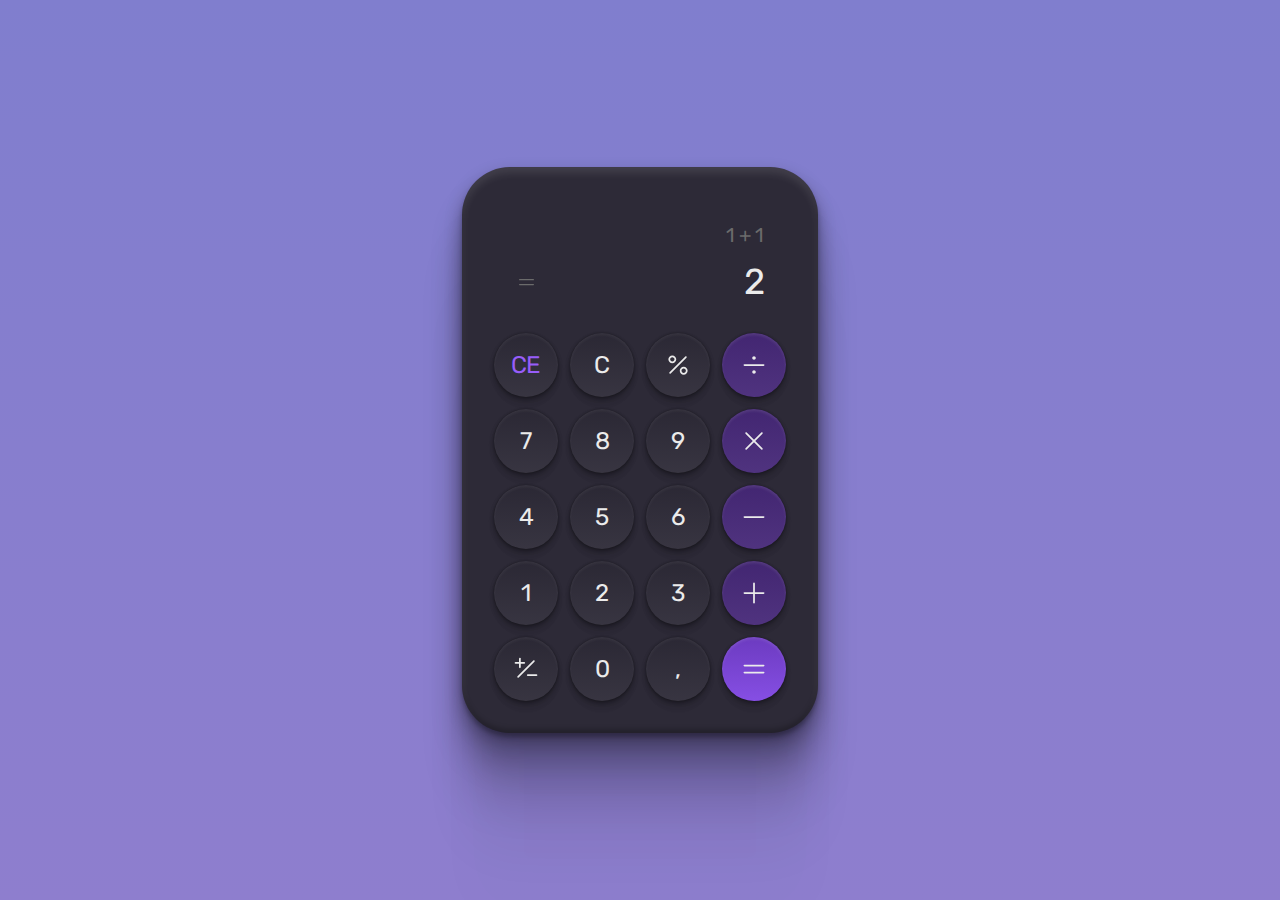
<file: 05/index.html>
<!DOCTYPE html>
<html lang="pt-br">
  <head>
    <link rel="preconnect" href="https://fonts.googleapis.com" />
    <link rel="preconnect" href="https://fonts.gstatic.com" crossorigin />
    <link
      href="https://fonts.googleapis.com/css2?family=Rubik&display=swap"
      rel="stylesheet"
    />

    <meta charset="UTF-8" />
    <meta http-equiv="X-UA-Compatible" content="IE=edge" />
    <meta name="viewport" content="width=device-width, initial-scale=1.0" />
    <title>Calculadora</title>
    <link rel="stylesheet" href="style.css" />
  </head>
  <body>
    <div id="calculator">
      <div id="display">
        <div id="last-calc">1 + 1</div>
        <div id="result">
          <img src="./assets/equals.svg" alt="sinal de igual" />
          <span>2</span>
        </div>
      </div>
      <div id="keyboard">
        <button class="secondary">CE</button>
        <button>C</button>
        <button>
          <img src="./assets/percent.svg" alt="Percent" />
        </button>
        <button class="tertiary">
          <img src="./assets/divide.svg" alt="Divide" />
        </button>
        <button>7</button>
        <button>8</button>
        <button>9</button>
        <button class="tertiary">
          <img src="./assets/x.svg" alt="Multiplication" />
        </button>
        <button>4</button>
        <button>5</button>
        <button>6</button>
        <button class="tertiary">
          <img src="./assets/minus.svg" alt="Minus" />
        </button>
        <button>1</button>
        <button>2</button>
        <button>3</button>
        <button class="tertiary">
          <img src="./assets/plus.svg" alt="Plus" />
        </button>
        <button>
          <img src="./assets/plusminus.svg" alt="PlusMinus" />
        </button>
        <button>0</button>
        <button>,</button>
        <button class="quartiary">
          <img src="./assets/result.svg" alt="Equals" />
        </button>
      </div>
    </div>
  </body>
</html>
</file>
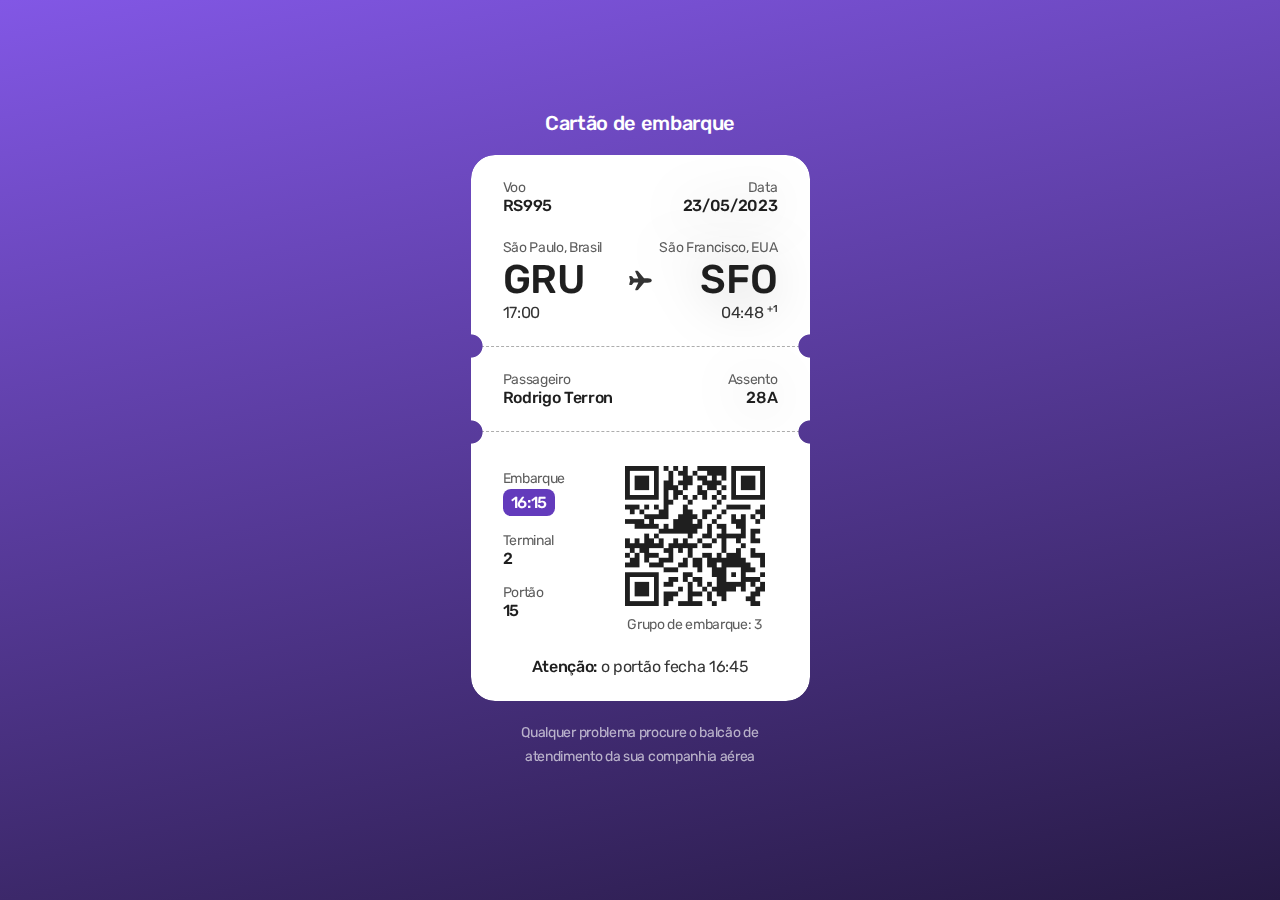
<file: 06/index.html>
<!DOCTYPE html>
<html lang="en">
  <head>
    <link rel="preconnect" href="https://fonts.googleapis.com" />
    <link rel="preconnect" href="https://fonts.gstatic.com" crossorigin />
    <link
      href="https://fonts.googleapis.com/css2?family=Rubik:wght@400;500&display=swap"
      rel="stylesheet"
    />

    <meta charset="UTF-8" />
    <meta http-equiv="X-UA-Compatible" content="IE=edge" />
    <meta name="viewport" content="width=device-width, initial-scale=1.0" />
    <title>Document</title>
    <link rel="stylesheet" href="./style.css" />
  </head>
  <body>
    <div id="boarding-pass">
      <h1>Cartão de embarque</h1>
      <main id="ticket">
        <section class="top grid">
          <div class="flight grid column">
            <div class="number">
              <p>Voo</p>
              <strong>RS995</strong>
            </div>
            <div class="date text-right">
              <p>Data</p>
              <strong>23/05/2023</strong>
            </div>
          </div>
          <div class="grid column">
            <div class="departure grid">
              <p>São Paulo, Brasil</p>
              <strong>GRU</strong>
              <time>17:00</time>
            </div>
            <div class="airplane grid">
              <img src="./assets/ion_airplane.svg" alt="ícone de um avião" />
            </div>
            <div class="arrival text-right grid">
              <p>São Francisco, EUA</p>
              <strong>SFO</strong>
              <time>04:48 <sup>+1</sup></time>
            </div>
          </div>
        </section>
        <section class="middle grid column">
          <div class="name">
            <p>Passageiro</p>
            <strong>Rodrigo Terron</strong>
          </div>
          <div class="seat text-right">
            <p>Assento</p>
            <strong>28A</strong>
          </div>
        </section>
        <section class="bottom">
          <div class="container grid column">
            <dl class="grid">
              <dt>
                <p>Embarque</p>
                <time>16:15</time>
              </dt>
              <dt>
                <p>Terminal</p>
                <strong>2</strong>
              </dt>
              <dt>
                <p>Portão</p>
                <strong>15</strong>
              </dt>
            </dl>

            <div class="qrcode grid">
              <img src="./assets/qr-code.png" alt="imagem de um qrcode" />
              <p>Grupo de embarque: 3</p>
            </div>
          </div>
          <p><strong>Atenção:</strong> o portão fecha 16:45</p>
        </section>
      </main>
      <footer>
        Qualquer problema procure o balcão de atendimento da sua companhia aérea
      </footer>
    </div>
  </body>
</html>
</file>
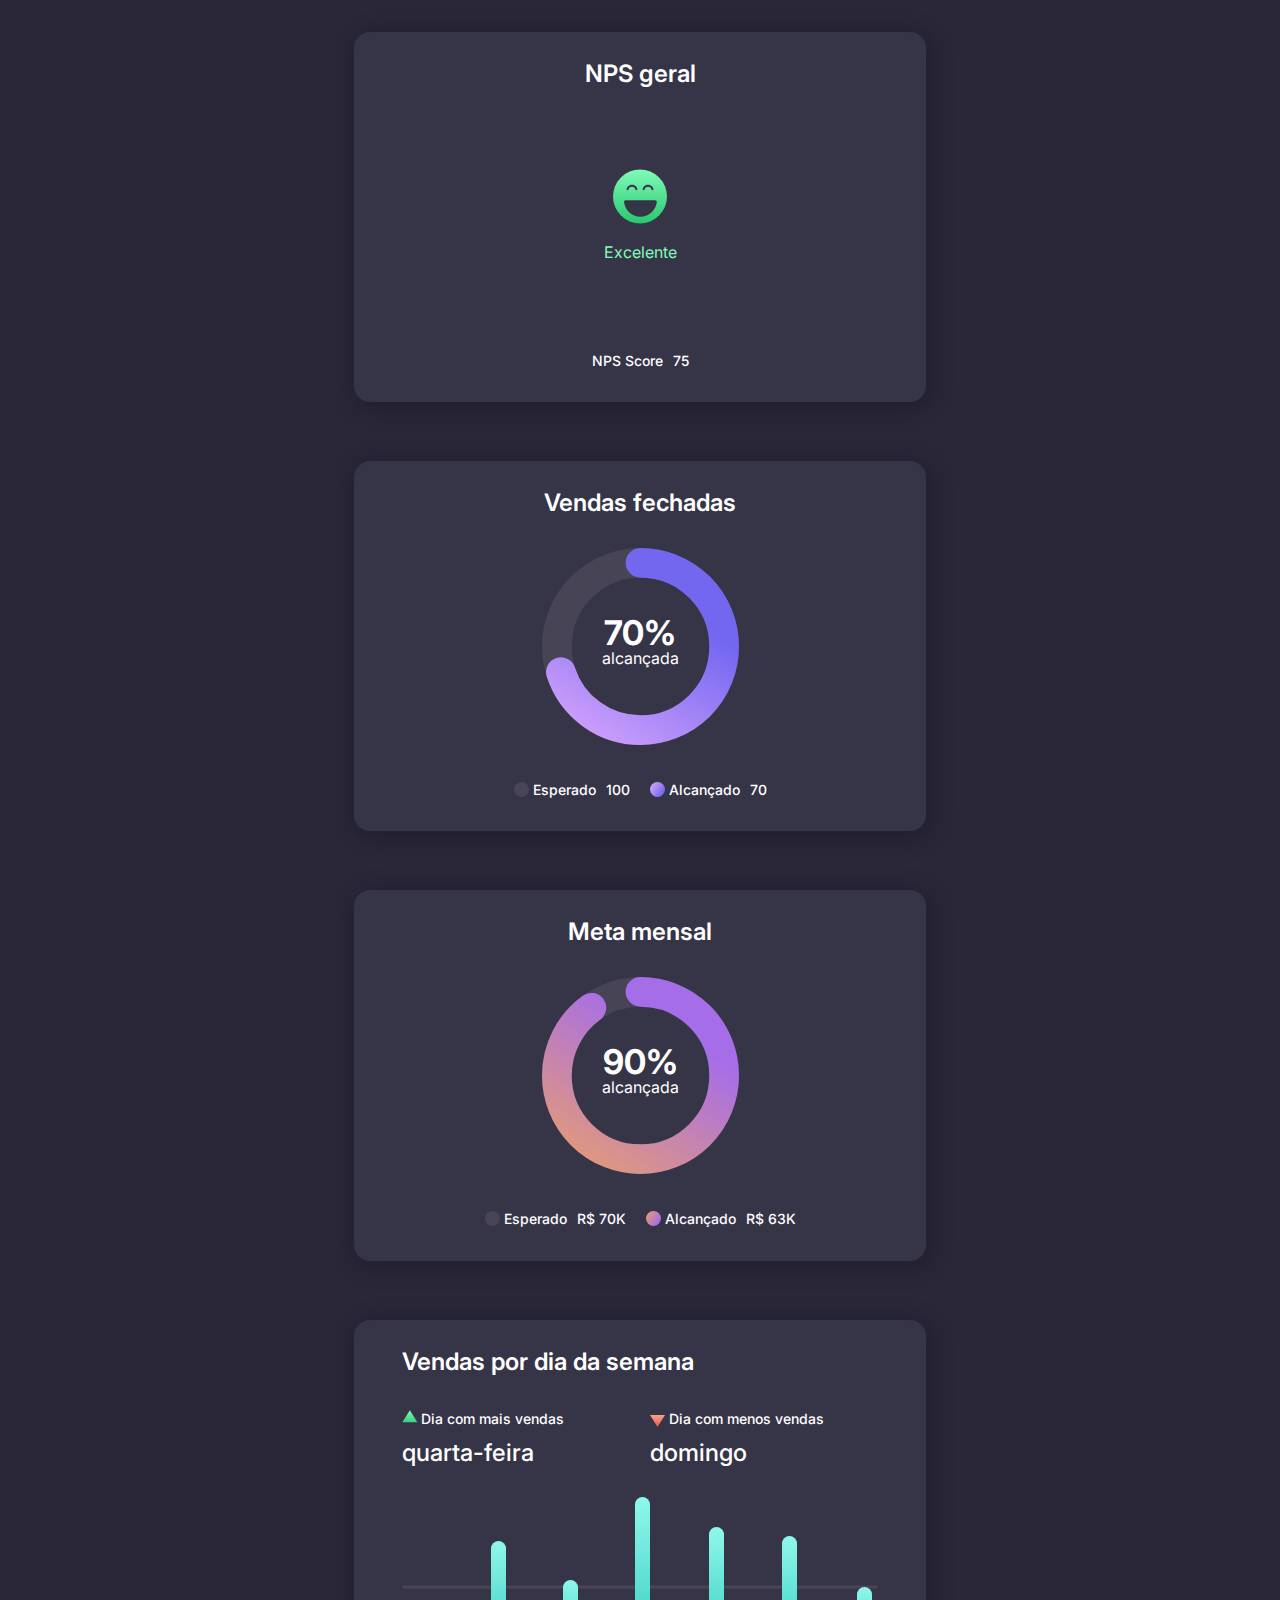
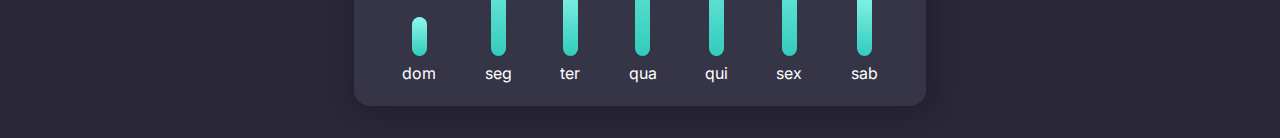
<file: 08/index.html>
<!DOCTYPE html>
<html lang="en">
  <head>
    <link rel="preconnect" href="https://fonts.googleapis.com" />
    <link rel="preconnect" href="https://fonts.gstatic.com" crossorigin />
    <link
      href="https://fonts.googleapis.com/css2?family=Inter:wght@400;500;700&display=swap"
      rel="stylesheet"
    />

    <meta charset="UTF-8" />
    <meta http-equiv="X-UA-Compatible" content="IE=edge" />
    <meta name="viewport" content="width=device-width, initial-scale=1.0" />
    <title>Document</title>
    <link rel="stylesheet" href="./style.css" />
  </head>
  <body>
    <main id="app" class="grid">
      <div class="box nps grid">
        <div class="top text-center">NPS geral</div>
        <div class="middle grid">
          <img src="./assets/smile.svg" alt="bolinha verde sorrindo" />
          Excelente
        </div>
        <div class="bottom">
          <span>NPS Score</span>
          <span>75</span>
        </div>
      </div>
      <div class="box sell grid">
        <div class="top text-center">Vendas fechadas</div>
        <div class="middle">
          <svg viewBox="0 0 232 232" style="--percentage: 70">
            <circle cx="50%" cy="50%" r="98.5" opacity="0.1" stroke="#D9D9D9" />
            <circle
              cx="50%"
              cy="50%"
              r="98.5"
              stroke="url(#paint0_linear_201_85)"
            />
            <defs>
              <linearGradient
                id="paint0_linear_201_85"
                x1="-9"
                y1="82"
                x2="145"
                y2="178"
                gradientUnits="userSpaceOnUse"
              >
                <stop stop-color="#CE9FFC" />
                <stop offset="1" stop-color="#7367F0" />
              </linearGradient>
            </defs>
          </svg>

          <div class="content">
            <h3>70%</h3>
            <p>alcançada</p>
          </div>
        </div>
        <div class="bottom">
          <div class="item">
            <span>Esperado</span>
            <span>100</span>
          </div>
          <div class="item">
            <span
              style="
                --bg-color: linear-gradient(
                  121.94deg,
                  #ce9ffc 15.98%,
                  #7367f0 82.85%
                );
              "
            >
              Alcançado</span
            >
            <span>70</span>
          </div>
        </div>
      </div>
      <div class="box target grid">
        <div class="top text-center">Meta mensal</div>
        <div class="middle">
          <svg viewBox="0 0 232 232" style="--percentage: 90">
            <circle cx="50%" cy="50%" r="98.5" opacity="0.1" stroke="#D9D9D9" />
            <circle
              cx="50%"
              cy="50%"
              r="98.5"
              stroke="url(#paint0_linear_201_104)"
            />
            <defs>
              <linearGradient
                id="paint0_linear_201_104"
                x1="0.5"
                y1="82"
                x2="154.842"
                y2="178.702"
                gradientUnits="userSpaceOnUse"
              >
                <stop stop-color="#DF9780" />
                <stop offset="1" stop-color="#A66DE9" />
              </linearGradient>
            </defs>
          </svg>

          <div class="content">
            <h3>90%</h3>
            <p>alcançada</p>
          </div>
        </div>
        <div class="bottom">
          <div class="item">
            <span>Esperado</span>
            <span>R$ 70K</span>
          </div>
          <div class="item">
            <span
              style="
                --bg-color: linear-gradient(
                  121.94deg,
                  #df9780 15.98%,
                  #a66de9 82.85%
                );
              "
              >Alcançado</span
            >
            <span>R$ 63K</span>
          </div>
        </div>
      </div>
      <div class="box weekly-sell grid">
        <div class="top">Vendas por dia da semana</div>

        <div class="wrapper">
          <div class="left grid">
            <div class="most-sell grid">
              <span>Dia com mais vendas</span>
              quarta-feira
            </div>
            <div class="less-sell grid">
              <span>Dia com menos vendas</span>
              domingo
            </div>
          </div>
          <div class="right">
            <div class="bars">
              <div class="bar-wrapper">
                <div class="bar" style="--height: 3.9rem"></div>
                <span>dom</span>
              </div>
              <div class="bar-wrapper">
                <div class="bar" style="--height: 11.5rem"></div>
                <span>seg</span>
              </div>
              <div class="bar-wrapper">
                <div class="bar" style="--height: 7.6rem"></div>
                <span>ter</span>
              </div>
              <div class="bar-wrapper">
                <div class="bar" style="--height: 15.9rem"></div>
                <span>qua</span>
              </div>
              <div class="bar-wrapper">
                <div class="bar" style="--height: 12.9rem"></div>
                <span>qui</span>
              </div>
              <div class="bar-wrapper">
                <div class="bar" style="--height: 12rem"></div>
                <span>sex</span>
              </div>
              <div class="bar-wrapper">
                <div class="bar" style="--height: 6.9rem"></div>
                <span>sab</span>
              </div>
            </div>
          </div>
        </div>
      </div>
    </main>
  </body>
</html>
</file>
<file: 05/style.css>
* {
  margin: 0;
  padding: 0;
  box-sizing: border-box;
  -webkit-font-smoothing: antialiased;
  -moz-osx-font-smoothing: grayscale;
}

body {
  height: 100vh;
  width: 100vw;
  background: linear-gradient(180deg, #807ece 0%, #8e7ece 100%);

  display: grid;
  place-content: center;
}

body * {
  font-family: "Rubik";
  letter-spacing: -0.02em;
}

#calculator {
  background: #2d2a37;

  box-shadow: 0px 4px 4px rgba(0, 0, 0, 0.25),
    0px 188px 52px rgba(0, 0, 0, 0.01), 0px 120px 48px rgba(0, 0, 0, 0.04),
    0px 68px 41px rgba(0, 0, 0, 0.15), 0px 30px 30px rgba(0, 0, 0, 0.26),
    0px 8px 17px rgba(0, 0, 0, 0.29), inset 0px 6px 8px rgba(255, 255, 255, 0.1),
    inset 0px -4px 5px rgba(0, 0, 0, 0.22);

  border-radius: 48px;
}

#display {
  margin-top: 54px;
  padding-inline: 54px;
}

#last-calc {
  text-align: right;
  font-size: 20px;
  line-height: 140%;
  color: #6b6b6b;
}

#result {
  margin-top: 8px;
  display: flex;
  justify-content: space-between;
}

#result span {
  font-size: 36px;
  line-height: 140%;
  color: #ebebeb;
}

#keyboard {
  padding: 26px 32px 32px;

  display: grid;
  grid-template-columns: repeat(4, 1fr);
  gap: 12px;
}

button {
  border: 0;
  width: 64px;
  height: 64px;

  background: linear-gradient(
      180deg,
      rgba(0, 0, 0, 0.05) 0%,
      rgba(255, 255, 255, 0.05) 100%
    ),
    #2d2a37;

  box-shadow: 0px 11px 7px rgba(0, 0, 0, 0.01), 0px 7px 7px rgba(0, 0, 0, 0.04),
    0px 4px 6px rgba(0, 0, 0, 0.1), 0px 2px 4px rgba(0, 0, 0, 0.26),
    0px 0px 2px rgba(0, 0, 0, 0.29), inset 0px 2px 3px rgba(255, 255, 255, 0.06);

  border-radius: 999px;

  font-size: 24px;
  line-height: 28px;
  color: #ebebeb;

  display: flex;
  align-items: center;
  justify-content: center;
}

.secondary {
  color: #975dfa;
}

.tertiary {
  background: linear-gradient(
      180deg,
      rgba(0, 0, 0, 0.05) 0.01%,
      rgba(255, 255, 255, 0.05) 100%
    ),
    #462878;
  box-shadow: 0px 11px 7px rgba(0, 0, 0, 0.01), 0px 7px 7px rgba(0, 0, 0, 0.04),
    0px 4px 6px rgba(0, 0, 0, 0.1), 0px 2px 4px rgba(0, 0, 0, 0.26),
    0px 0px 2px rgba(0, 0, 0, 0.29), inset 0px 2px 3px rgba(255, 255, 255, 0.1);
}

.quartiary {
  background: linear-gradient(180deg, rgba(0, 0, 0, 0.15) 0%, rgba(255, 255, 255, 0.05) 100%), #7F45E2;
  box-shadow: 0px 11px 7px rgba(0, 0, 0, 0.01), 0px 7px 7px rgba(0, 0, 0, 0.04), 0px 4px 6px rgba(0, 0, 0, 0.1), 0px 2px 4px rgba(0, 0, 0, 0.26), 0px 0px 2px rgba(0, 0, 0, 0.29), inset 0px 2px 3px rgba(255, 255, 255, 0.1);
}
</file>
<file: 06/style.css>
* {
  margin: 0;
  padding: 0;
  box-sizing: border-box;
  -webkit-font-smoothing: antialiased;
  -moz-osx-font-smoothing: grayscale;
}

:root {
  font-size: 62.5%;
}

body {
  font-size: 1.6rem;
  font-family: "Rubik", sans-serif;
  letter-spacing: -0.02em;

  background: linear-gradient(167.96deg, #8257e5 0%, #271a45 100%) no-repeat
    fixed;

  height: 100vh;
  display: grid;
  place-content: center;
}

.grid {
  display: grid;
}

.column {
  grid-auto-flow: column;
}

.text-right {
  filter: drop-shadow(0px 4px 24px rgba(0, 0, 0, 0.25));
  text-align: right;
}

h1,
strong {
  font-weight: 500;
}

h1 {
  font-size: 2rem;
  line-height: 2.4rem;
  color: white;
  text-align: center;
}

p {
  color: rgba(0, 0, 0, 0.64);
  font-size: 1.4rem;
  line-height: 1.7rem;
}

strong {
  font-size: 1.6rem;
  line-height: 1.9rem;
  color: rgba(0, 0, 0, 0.88);
}

section {
  padding: 2.4rem 3.2rem;

  background-color: white;
  -webkit-mask: var(--mask);
  mask: var(--mask);

  box-shadow: 0px 4px 24px rgba(0, 0, 0, 0.25);
}

#boarding-pass {
  margin: auto;
}

#ticket {
  margin-top: 2rem;
}

.top {
  border-radius: 2.4rem 2.4rem 0 0;
  gap: 2.4rem;

  --mask: radial-gradient(1.2rem at 1.2rem bottom, #0000 93%, black) -1.2rem;
  -webkit-mask-repeat: repeat-x;
  mask-repeat: repeat-x;
}

.departure,
.arrival {
  width: 12.5rem;
}

.departure strong,
.arrival strong {
  font-size: 4rem;
  line-height: 4.7rem;
}

.airplane {
  align-self: center;
}

.top time {
  color: rgba(0, 0, 0, 0.8);
}

.top time sup {
  font-weight: 500;
  font-size: 1rem;
  line-height: 1.2rem;
}

.middle {
  border: 1px dashed rgba(0, 0, 0, 0.32);
  border-left: 0;
  border-right: 0;

  --mask: radial-gradient(1.2rem at 1.2rem 1.2rem, #0000 93%, black) -1.2rem -1.2rem;
}

.bottom {
  border-radius: 0 0 2.4rem 2.4rem;

  --mask: radial-gradient(1.2rem at 1.2rem top, #0000 93%, black) -1.2rem;
  -webkit-mask-repeat: repeat-x;
  mask-repeat: repeat-x;
}

.bottom .container {
  align-items: center;
  gap: 0.8rem;
}

dl.grid {
  gap: 1.6rem;
  min-width: 9.5rem;
}

dt time {
  color: white;
  font-weight: 500;
  font-size: 1.6rem;
  line-height: 1.9rem;
  background: #633bbc;
  border-radius: 0.8rem;
  padding: 0.4rem 0.8rem;
  display: inline-block;
  margin-top: 0.2rem;
}

.bottom > p {
  text-align: center;
  margin-top: 2.4rem;
  font-size: 1.6rem;
  line-height: 2rem;
  color: rgba(0, 0, 0, 0.8);
}

.qrcode.grid {
  justify-items: center;
}

footer {
  font-size: 1.4rem;
  line-height: 2.4rem;
  color: white;
  opacity: 0.64;
  width: 27rem;
  text-align: center;
  margin: 2rem auto;
}
</file>
<file: 08/style.css>
* {
  margin: 0;
  padding: 0;
  box-sizing: border-box;
  -webkit-font-smoothing: antialiased;
  -moz-osx-font-smoothing: grayscale;
}

:root {
  font-size: 62.5%;
}

body {
  font-size: 1.6rem;
  font-family: "Inter";
  background: #292738;
}

.grid {
  display: grid;
}

.text-center {
  text-align: center;
}

.box {
  padding: 2.9rem 4.8rem;

  background: #363447;
  box-shadow: 0.3rem 0.4rem 2.6rem rgba(0, 0, 0, 0.25);
  border-radius: 1.6rem;
  color: white;
  line-height: 160%;

  gap: 3.2rem;
}

#app {
  column-gap: 3.2rem;
  row-gap: 5.9rem;

  width: fit-content;
  min-height: 100vh;
  height: fit-content;

  margin: auto;

  place-content: center;
  padding: 3.2rem;
}

.top {
  font-weight: 600;
  font-size: 2.4rem;
}

.middle {
  display: grid;
  place-content: center;
  position: relative;
}

.middle .content {
  position: absolute;
  top: 50%;
  left: 50%;
  transform: translate(-50%, -50%);
  text-align: center;
}

.content h3 {
  font-size: 3.4rem;
}

.bottom {
  display: flex;
  gap: 2rem;
  justify-content: center;
  margin-top: auto;
  font-weight: 500;
  font-size: 1.4rem;
}

.bottom .item {
  display: flex;
  align-items: center;
  gap: 1rem;
}

.bottom .item span:nth-child(1) {
  display: flex;
  align-items: center;
  gap: 0.4rem;
}

.bottom .item span {
  --bg-color: #4a4556;
}

.bottom .item span:nth-child(1)::before {
  content: "";
  width: 1.5rem;
  height: 1.5rem;
  display: block;
  background: var(--bg-color);
  border-radius: 99.9rem;
}

.nps {
  gap: 3.2rem;
}

.nps .middle {
  height: 19.7rem;
  place-content: center;
  justify-items: center;
  gap: 1.6rem;
  color: #81fbb8;
}

.nps .bottom {
  gap: 1rem;
}

svg {
  --percentage: 0;
  width: 19.7rem;
  height: 19.7rem;
  transform: rotate(-90deg);
}

svg circle {
  stroke-dasharray: 618;
  stroke-dashoffset: 618;
  stroke-width: 35;
  fill: none;
}

svg circle:nth-child(1) {
  stroke-dashoffset: 0;
}

svg circle:nth-child(2) {
  stroke-dashoffset: calc(618 - (618 * var(--percentage)) / 100);
  stroke-linecap: round;

  animation: progress 1s ease-in-out;
}

@keyframes progress {
  0% {
    stroke-dasharray: 618;
    stroke-dashoffset: 618;
  }
}

.weekly-sell {
  gap: 3.2rem;
}

.weekly-sell .wrapper {
  display: flex;
  flex-direction: column;
  gap: 3.2rem;
}

.weekly-sell .left {
  gap: 3.2rem;
  grid-auto-flow: column;
}

.weekly-sell .left,
.weekly-sell .right {
  flex: 1;
}

.left .grid {
  gap: 0.8rem;
  font-weight: 500;
  font-size: 2.4rem;
}

.left .grid span {
  font-size: 1.4rem;
  align-items: centetr;
  display: flex;
  gap: 0.4rem;
}

.left .grid span::before {
  content: "";
  width: 1.5rem;
  height: 1.5rem;
  display: block;
  clip-path: polygon(50% 0%, 0% 80%, 100% 80%);
}

.left .most-sell span::before {
  background: linear-gradient(180deg, #81fbb8 0%, #28c76f 100%);
  margin-top: 0.4rem;
}

.left .less-sell span::before {
  background: linear-gradient(180deg, #ea5455 0%, #feb692 100%);
  transform: matrix(1, 0, 0, -1, 0, 0);
  margin-top: 0.6rem;
}

.bars {
  display: flex;
  gap: calc(3vw + 1rem);
  align-items: flex-end;
  position: relative;
}

.bars::before {
  content: "";
  display: block;
  height: 0.3rem;
  width: 100%;
  background: #4a4556;
  border-radius: 99.9rem;
  position: absolute;
  top: 50%;
  transform: translateY(-50%);
  z-index: 0;
}

.bar-wrapper {
  display: grid;
  grid-template-rows: 15.9rem 1.6rem;
  justify-items: center;
  gap: 0.5rem;
  z-index: 1;
}

.bar {
  width: 1.5rem;
  background: linear-gradient(180deg, #90f7ec 0%, #32ccbc 100%);
  border-radius: 99.9rem;

  height: var(--height);
  align-self: end;

  animation: up 1.4s;
}

@keyframes up {
  0% {
    height: 0;
  }
}

@media (min-width: 120rem) {
  #app {
    grid-template-columns: 29.6rem max-content max-content;
    grid-template-rows: max-content;
  }

  .box:nth-child(4) {
    grid-column: 1/4;
  }

  .weekly-sell .wrapper {
    flex-direction: row;
  }

  .weekly-sell .left {
    grid-auto-flow: initial;
  }

  .bars {
    gap: 5.9rem;
  }
}
</file>
